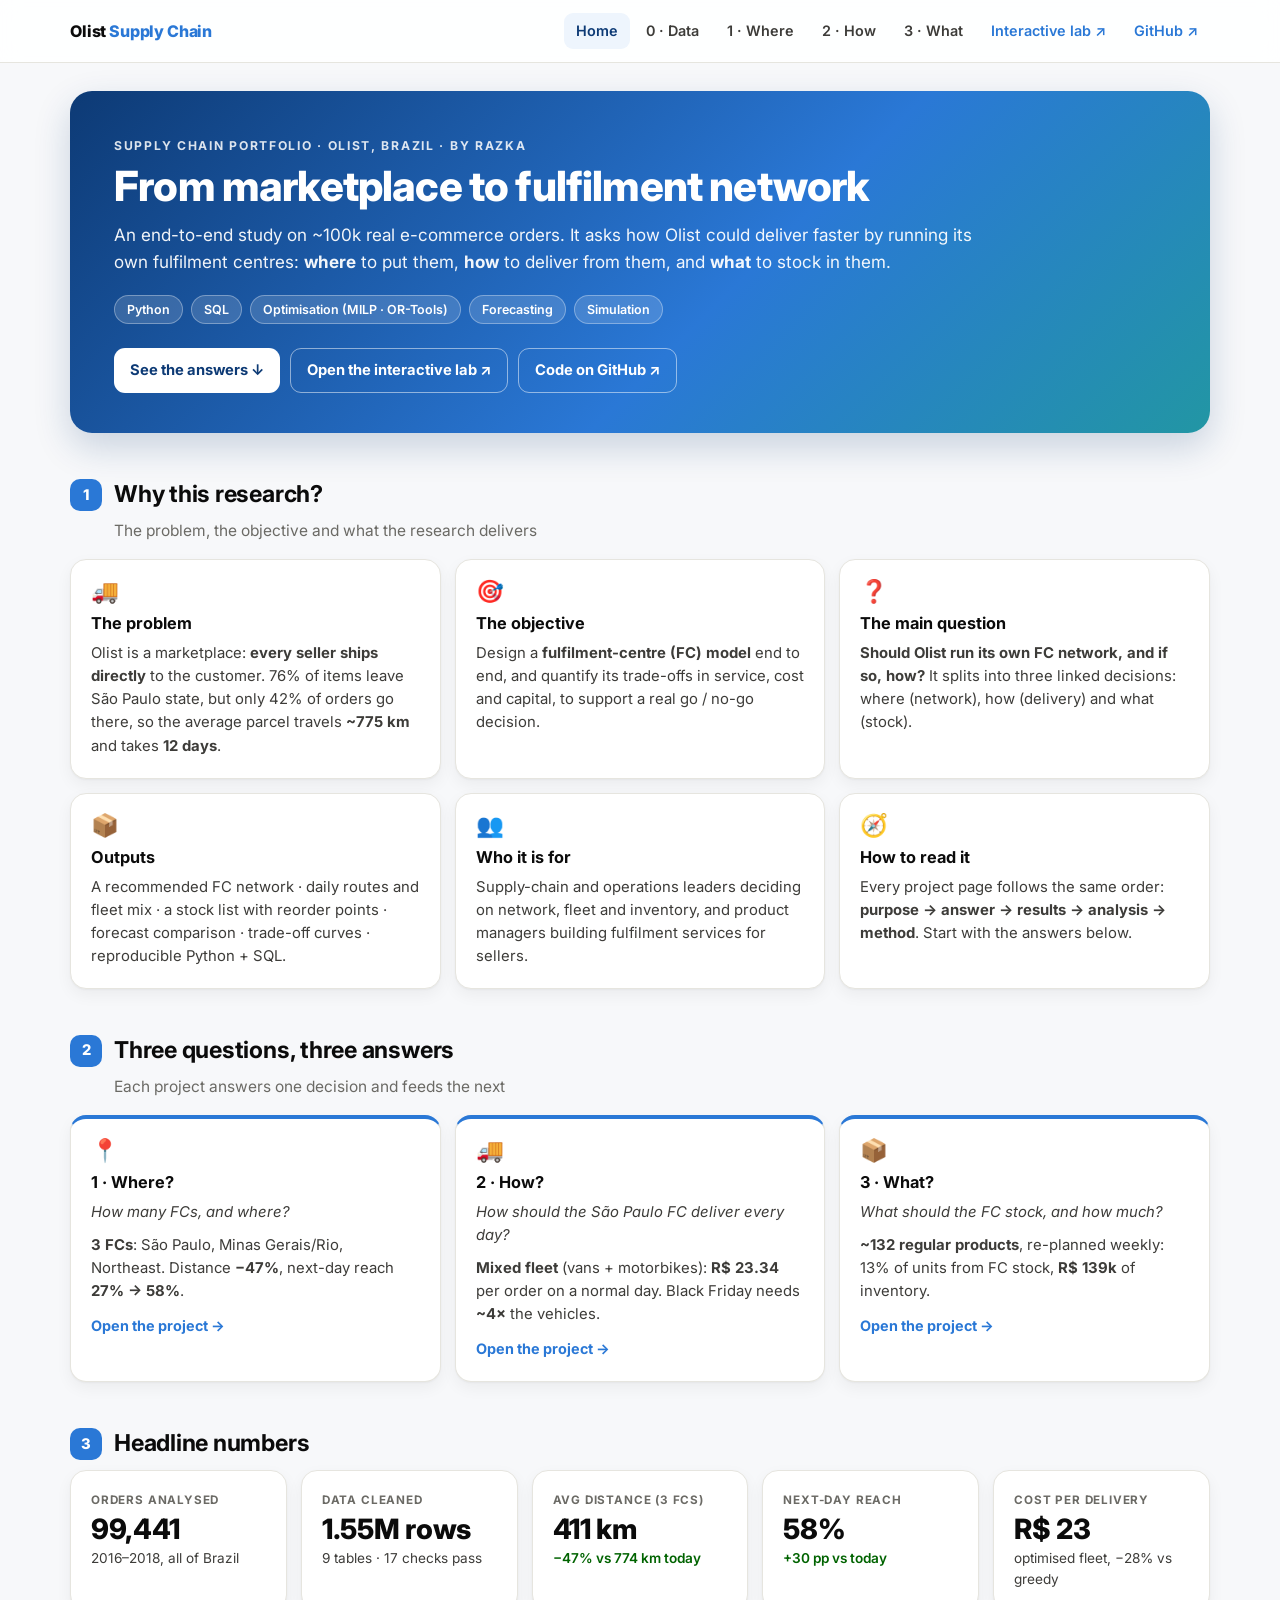
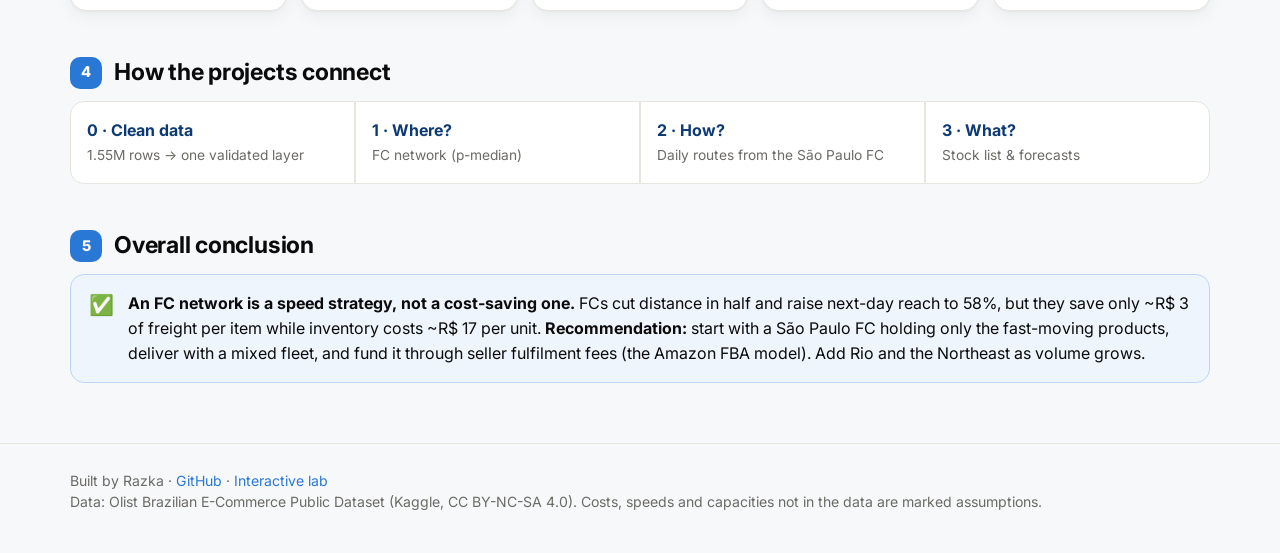
<file: docs/index.html>
<!doctype html>
<html lang="en">
<head>
<meta charset="utf-8">
<meta name="viewport" content="width=device-width, initial-scale=1">
<title>Home · Olist Supply Chain Portfolio</title>
<meta name="description" content="From marketplace to fulfilment network: a supply-chain portfolio on 100k Olist orders.">
<link rel="preconnect" href="https://fonts.googleapis.com"><link rel="preconnect" href="https://fonts.gstatic.com" crossorigin>
<link href="https://fonts.googleapis.com/css2?family=Inter:wght@400;500;600;700;800&display=swap" rel="stylesheet">
<link rel="stylesheet" href="assets/style.css">
<link rel="icon" href="data:image/svg+xml,<svg xmlns=%22http://www.w3.org/2000/svg%22 viewBox=%220 0 100 100%22><text y=%22.9em%22 font-size=%2290%22>📦</text></svg>">
</head>
<body>
<nav class="nav"><div class="wrap"><a class="brand" href="index.html">Olist <span>Supply Chain</span></a><div class="nav-links"><a href="index.html" class="active">Home</a><a href="data.html" class="">0 · Data</a><a href="site-selection.html" class="">1 · Where</a><a href="vrp.html" class="">2 · How</a><a href="inventory.html" class="">3 · What</a><a class="ext" href="https://site-selection-vrp.streamlit.app/" target="_blank" rel="noopener">Interactive lab ↗</a><a class="ext" href="https://github.com/razka300905-ctrl/olist-supply-chain" target="_blank" rel="noopener">GitHub ↗</a></div></div></nav>
<main class="wrap">
<header class="hero"><div class="eyebrow">Supply chain portfolio · Olist, Brazil · by Razka</div><h1>From marketplace to fulfilment network</h1><p>An end-to-end study on ~100k real e-commerce orders. It asks how Olist could deliver faster by running its own fulfilment centres: <b>where</b> to put them, <b>how</b> to deliver from them, and <b>what</b> to stock in them.</p><div class=chips><span class="chip">Python</span><span class="chip">SQL</span><span class="chip">Optimisation (MILP · OR-Tools)</span><span class="chip">Forecasting</span><span class="chip">Simulation</span></div><div class="cta"><a class="btn white" href="#answers">See the answers ↓</a><a class="btn ghost" href="https://site-selection-vrp.streamlit.app/" target="_blank" rel="noopener">Open the interactive lab ↗</a><a class="btn ghost" href="https://github.com/razka300905-ctrl/olist-supply-chain" target="_blank" rel="noopener">Code on GitHub ↗</a></div></header><div class="section"><div class="num">1</div><h2>Why this research?</h2></div><p class="ssub">The problem, the objective and what the research delivers</p><div class="grid c3"><div class="card"><div class="icon">🚚</div><h3>The problem</h3><p>Olist is a marketplace: <b>every seller ships directly</b> to the customer. 76% of items leave São Paulo state, but only 42% of orders go there, so the average parcel travels <b>~775 km</b> and takes <b>12 days</b>.</p></div><div class="card"><div class="icon">🎯</div><h3>The objective</h3><p>Design a <b>fulfilment-centre (FC) model</b> end to end, and quantify its trade-offs in service, cost and capital, to support a real go / no-go decision.</p></div><div class="card"><div class="icon">❓</div><h3>The main question</h3><p><b>Should Olist run its own FC network, and if so, how?</b> It splits into three linked decisions: where (network), how (delivery) and what (stock).</p></div><div class="card"><div class="icon">📦</div><h3>Outputs</h3><p>A recommended FC network · daily routes and fleet mix · a stock list with reorder points · forecast comparison · trade-off curves · reproducible Python + SQL.</p></div><div class="card"><div class="icon">👥</div><h3>Who it is for</h3><p>Supply-chain and operations leaders deciding on network, fleet and inventory, and product managers building fulfilment services for sellers.</p></div><div class="card"><div class="icon">🧭</div><h3>How to read it</h3><p>Every project page follows the same order: <b>purpose → answer → results → analysis → method</b>. Start with the answers below.</p></div></div><div id="answers"></div><div class="section"><div class="num">2</div><h2>Three questions, three answers</h2></div><p class="ssub">Each project answers one decision and feeds the next</p><div class="grid c3"><a class="card accent" href="site-selection.html"><div class="icon">📍</div><h3>1 · Where?</h3><p class="q">How many FCs, and where?</p><p><b>3 FCs</b>: São Paulo, Minas Gerais/Rio, Northeast. Distance <b>−47%</b>, next-day reach <b>27% → 58%</b>.</p><span class="more">Open the project →</span></a><a class="card accent" href="vrp.html"><div class="icon">🚚</div><h3>2 · How?</h3><p class="q">How should the São Paulo FC deliver every day?</p><p><b>Mixed fleet</b> (vans + motorbikes): <b>R$ 23.34</b> per order on a normal day. Black Friday needs <b>~4×</b> the vehicles.</p><span class="more">Open the project →</span></a><a class="card accent" href="inventory.html"><div class="icon">📦</div><h3>3 · What?</h3><p class="q">What should the FC stock, and how much?</p><p><b>~132 regular products</b>, re-planned weekly: 13% of units from FC stock, <b>R$ 139k</b> of inventory.</p><span class="more">Open the project →</span></a></div><div class="section"><div class="num">3</div><h2>Headline numbers</h2></div><div class="grid c5"><div class="card"><div class="label">Orders analysed</div><div class="value">99,441</div><div class="note ">2016–2018, all of Brazil</div></div><div class="card"><div class="label">Data cleaned</div><div class="value">1.55M rows</div><div class="note ">9 tables · 17 checks pass</div></div><div class="card"><div class="label">Avg distance (3 FCs)</div><div class="value">411 km</div><div class="note good">−47% vs 774 km today</div></div><div class="card"><div class="label">Next-day reach</div><div class="value">58%</div><div class="note good">+30 pp vs today</div></div><div class="card"><div class="label">Cost per delivery</div><div class="value">R$ 23</div><div class="note ">optimised fleet, −28% vs greedy</div></div></div><div class="section"><div class="num">4</div><h2>How the projects connect</h2></div><div class="flow"><a class="step" href="data.html"><b>0 · Clean data</b><span>1.55M rows → one validated layer</span></a><a class="step" href="site-selection.html"><b>1 · Where?</b><span>FC network (p-median)</span></a><a class="step" href="vrp.html"><b>2 · How?</b><span>Daily routes from the São Paulo FC</span></a><a class="step" href="inventory.html"><b>3 · What?</b><span>Stock list & forecasts</span></a></div><div class="section"><div class="num">5</div><h2>Overall conclusion</h2></div><div class="callout recommend"><div class="ci">✅</div><div><b>An FC network is a speed strategy, not a cost-saving one.</b> FCs cut distance in half and raise next-day reach to 58%, but they save only ~R$ 3 of freight per item while inventory costs ~R$ 17 per unit. <b>Recommendation:</b> start with a São Paulo FC holding only the fast-moving products, deliver with a mixed fleet, and fund it through seller fulfilment fees (the Amazon FBA model). Add Rio and the Northeast as volume grows.</div></div>
</main>
<footer><div class="wrap">Built by Razka · <a href="https://github.com/razka300905-ctrl/olist-supply-chain" target="_blank" rel="noopener">GitHub</a> · <a href="https://site-selection-vrp.streamlit.app/" target="_blank" rel="noopener">Interactive lab</a><br>
Data: Olist Brazilian E-Commerce Public Dataset (Kaggle, CC BY-NC-SA 4.0). Costs, speeds and capacities not in the data are marked assumptions.</div></footer>

</body>
</html>
</file>
<file: docs/assets/style.css>
/* Olist Supply Chain Portfolio - static site styles */
:root {
  --bg: #f7f8fa;
  --surface: #ffffff;
  --ink: #0b0b0b;
  --ink-2: #3d3c39;
  --muted: #6b6a65;
  --line: #e6e5df;
  --grid: #efeee9;
  --blue: #2a78d6;
  --blue-dark: #0d3a75;
  --blue-soft: #eef5fd;
  --blue-line: #bcd6f5;
  --light-blue: #b7d3f6;
  --orange: #eb6834;
  --aqua: #1baf7a;
  --amber-soft: #fff7e6;
  --amber-line: #f3d79b;
  --good: #006300;
  --bad: #b42318;
  --radius: 16px;
  --shadow: 0 1px 2px rgba(0,0,0,.04), 0 6px 16px rgba(0,0,0,.05);
  --max: 1180px;
}

* { box-sizing: border-box; }
html { scroll-behavior: smooth; }
body {
  margin: 0; background: var(--bg); color: var(--ink);
  font-family: 'Inter', system-ui, -apple-system, 'Segoe UI', sans-serif;
  font-size: 16px; line-height: 1.55; -webkit-font-smoothing: antialiased;
}
a { color: var(--blue); text-decoration: none; }
a:hover { text-decoration: underline; }
code { background: #f1f1ee; padding: 1px 6px; border-radius: 6px; font-size: .88em; }
.wrap { max-width: var(--max); margin: 0 auto; padding: 0 20px; }

/* ---------- navigation ---------- */
.nav { position: sticky; top: 0; z-index: 50; background: rgba(255,255,255,.88); backdrop-filter: saturate(160%) blur(10px);
       border-bottom: 1px solid var(--line); }
.nav .wrap { display: flex; align-items: center; gap: 22px; height: 62px; }
.brand { font-weight: 800; color: var(--ink); letter-spacing: -.01em; white-space: nowrap; }
.brand span { color: var(--blue); }
.nav-links { display: flex; gap: 4px; margin-left: auto; overflow-x: auto; scrollbar-width: none; }
.nav-links::-webkit-scrollbar { display: none; }
.nav-links a { color: var(--ink-2); font-weight: 600; font-size: .9rem; padding: 7px 12px; border-radius: 9px; white-space: nowrap; }
.nav-links a:hover { background: #f1f3f6; text-decoration: none; }
.nav-links a.active { background: var(--blue-soft); color: var(--blue-dark); }
.nav-links a.ext { color: var(--blue); }

/* ---------- hero ---------- */
.hero { background: linear-gradient(135deg, var(--blue-dark) 0%, var(--blue) 58%, var(--aqua) 135%); color: #fff;
        border-radius: 22px; padding: 46px 44px 40px; margin: 28px 0 22px; box-shadow: 0 14px 36px rgba(13,58,117,.2); }
.hero .eyebrow { font-size: .76rem; letter-spacing: .14em; text-transform: uppercase; font-weight: 700; opacity: .85; }
.hero h1 { font-size: clamp(1.75rem, 4vw, 2.6rem); line-height: 1.15; font-weight: 800; letter-spacing: -.02em; margin: .45rem 0 .7rem; }
.hero p { font-size: 1.07rem; max-width: 860px; margin: 0; opacity: .94; }
.chips { display: flex; flex-wrap: wrap; gap: 8px; margin-top: 20px; }
.chip { background: rgba(255,255,255,.15); border: 1px solid rgba(255,255,255,.32); padding: 4px 12px; border-radius: 999px;
        font-size: .78rem; font-weight: 600; }
.hero .cta { display: flex; gap: 10px; flex-wrap: wrap; margin-top: 24px; }
.btn { display: inline-flex; align-items: center; gap: 8px; padding: 10px 16px; border-radius: 11px; font-weight: 700; font-size: .92rem; }
.btn.white { background: #fff; color: var(--blue-dark); }
.btn.ghost { border: 1px solid rgba(255,255,255,.5); color: #fff; }
.btn:hover { text-decoration: none; filter: brightness(.97); }

/* ---------- sections ---------- */
.section { margin: 44px 0 6px; display: flex; align-items: center; gap: 12px; }
.section .num { flex: none; width: 32px; height: 32px; border-radius: 10px; background: var(--blue); color: #fff; font-weight: 800;
                display: flex; align-items: center; justify-content: center; font-size: .92rem; }
.section h2 { margin: 0; font-size: 1.45rem; letter-spacing: -.01em; }
.ssub { color: var(--muted); margin: 2px 0 16px 44px; font-size: .97rem; }

/* ---------- cards ---------- */
.grid { display: grid; gap: 14px; margin: 8px 0 18px; }
.c2 { grid-template-columns: repeat(auto-fit, minmax(300px, 1fr)); }
.c3 { grid-template-columns: repeat(auto-fit, minmax(300px, 1fr)); }
.c4 { grid-template-columns: repeat(auto-fit, minmax(210px, 1fr)); }
.c5 { grid-template-columns: repeat(auto-fit, minmax(170px, 1fr)); }
.card { background: var(--surface); border: 1px solid var(--line); border-radius: var(--radius); padding: 20px; box-shadow: var(--shadow); }
.card.accent { border-top: 4px solid var(--blue); }
.card .icon { font-size: 1.4rem; line-height: 1; }
.card h3 { margin: .55rem 0 .35rem; font-size: 1.02rem; }
.card p { margin: 0; color: var(--ink-2); font-size: .93rem; }
.card .label { font-size: .73rem; text-transform: uppercase; letter-spacing: .07em; color: var(--muted); font-weight: 700; }
.card .value { font-size: 1.75rem; font-weight: 800; margin: .25rem 0 .15rem; letter-spacing: -.01em; line-height: 1.15; }
.card .note { font-size: .85rem; color: var(--ink-2); }
.note.good { color: var(--good); font-weight: 600; }
.note.bad { color: var(--bad); font-weight: 600; }
a.card { display: block; color: inherit; transition: transform .15s, box-shadow .15s; }
a.card:hover { text-decoration: none; transform: translateY(-2px); box-shadow: 0 10px 26px rgba(0,0,0,.08); }
.card .more { display: inline-block; margin-top: 12px; color: var(--blue); font-weight: 700; font-size: .9rem; }
.q { font-style: italic; color: var(--muted); margin-bottom: 10px !important; }

/* ---------- callouts ---------- */
.callout { display: flex; gap: 14px; align-items: flex-start; border: 1px solid; border-radius: 14px; padding: 16px 18px; margin: 10px 0 20px; }
.callout .ci { font-size: 1.25rem; line-height: 1.4; }
.callout.recommend { background: var(--blue-soft); border-color: var(--blue-line); }
.callout.insight { background: var(--amber-soft); border-color: var(--amber-line); }
.callout.note { background: #f4f4f1; border-color: #e1e0d9; }

/* ---------- tabs & controls ---------- */
.tabs { display: flex; gap: 4px; border-bottom: 1px solid var(--line); margin: 30px 0 8px; overflow-x: auto; }
.tab { border: 0; background: none; font: inherit; font-weight: 700; font-size: 1rem; color: var(--muted); padding: 13px 18px;
       border-radius: 11px 11px 0 0; cursor: pointer; white-space: nowrap; border-bottom: 3px solid transparent; }
.tab:hover { color: var(--ink); }
.tab.active { color: var(--blue-dark); background: var(--blue-soft); border-bottom-color: var(--blue); }
.panel { display: none; }
.panel.active { display: block; }
.controls { display: flex; flex-wrap: wrap; gap: 18px; align-items: flex-end; margin: 6px 0 14px; }
.control label { display: block; font-size: .78rem; font-weight: 700; color: var(--muted); text-transform: uppercase;
                 letter-spacing: .06em; margin-bottom: 6px; }
.seg { display: inline-flex; background: #fff; border: 1px solid var(--line); border-radius: 11px; padding: 3px; flex-wrap: wrap; }
.seg button { border: 0; background: none; font: inherit; font-size: .9rem; font-weight: 600; color: var(--ink-2);
              padding: 7px 13px; border-radius: 8px; cursor: pointer; }
.seg button.on { background: var(--blue); color: #fff; }
input[type=range] { width: min(420px, 100%); accent-color: var(--blue); }
.range-val { font-weight: 800; color: var(--blue-dark); margin-left: 8px; }
select { font: inherit; padding: 7px 10px; border: 1px solid var(--line); border-radius: 9px; background: #fff; }

/* ---------- charts & tables ---------- */
.chart { background: var(--surface); border: 1px solid var(--line); border-radius: var(--radius); padding: 8px; box-shadow: var(--shadow);
         margin: 6px 0 14px; min-height: 120px; }
.cols { display: grid; grid-template-columns: 3fr 2fr; gap: 20px; align-items: start; }
.cols.even { grid-template-columns: 1fr 1fr; }
.table-wrap { background: var(--surface); border: 1px solid var(--line); border-radius: var(--radius); box-shadow: var(--shadow);
              overflow: auto; max-height: 440px; margin: 6px 0 14px; }
table { width: 100%; border-collapse: collapse; font-size: .9rem; }
th, td { padding: 9px 12px; text-align: left; border-bottom: 1px solid var(--grid); white-space: nowrap; }
th { position: sticky; top: 0; background: #fafaf8; font-size: .76rem; text-transform: uppercase; letter-spacing: .05em;
     color: var(--muted); font-weight: 700; }
td.num, th.num { text-align: right; font-variant-numeric: tabular-nums; }
tr:hover td { background: #fbfbf9; }
.bar-cell { display: flex; align-items: center; gap: 8px; }
.bar-cell .b { height: 7px; border-radius: 4px; background: var(--blue); }
.caption { color: var(--muted); font-size: .88rem; margin: -4px 0 14px; }

/* ---------- prose (analysis) ---------- */
.prose { background: var(--surface); border: 1px solid var(--line); border-radius: var(--radius); padding: 10px 30px 26px;
         box-shadow: var(--shadow); margin: 10px 0 20px; }
.prose h3 { font-size: 1.2rem; margin: 1.6rem 0 .5rem; padding-top: 1rem; border-top: 1px solid var(--grid); }
.prose h3:first-child { border-top: 0; }
.prose p, .prose li { color: var(--ink-2); }
.prose table { margin: 10px 0 16px; border: 1px solid var(--line); border-radius: 10px; overflow: hidden; display: block; overflow-x: auto; }
.prose th { position: static; }
.prose td { white-space: normal; }

/* ---------- flow ---------- */
.flow { display: grid; grid-template-columns: repeat(4, 1fr); gap: 0; margin: 10px 0 20px; }
.flow .step { background: var(--surface); border: 1px solid var(--line); padding: 16px; position: relative; }
.flow .step:first-child { border-radius: 14px 0 0 14px; }
.flow .step:last-child { border-radius: 0 14px 14px 0; }
.flow .step b { display: block; color: var(--blue-dark); }
.flow .step span { font-size: .86rem; color: var(--muted); }

footer { margin: 60px 0 0; padding: 26px 0 40px; border-top: 1px solid var(--line); color: var(--muted); font-size: .88rem; }

@media (max-width: 860px) {
  .cols, .cols.even { grid-template-columns: 1fr; }
  .flow { grid-template-columns: 1fr 1fr; }
  .flow .step { border-radius: 0 !important; }
}
@media (max-width: 640px) {
  .hero { padding: 30px 22px; border-radius: 16px; }
  .ssub { margin-left: 0; }
  .prose { padding: 6px 18px 20px; }
  .nav .wrap { gap: 12px; }
  .brand { font-size: .95rem; }
}
</file>
